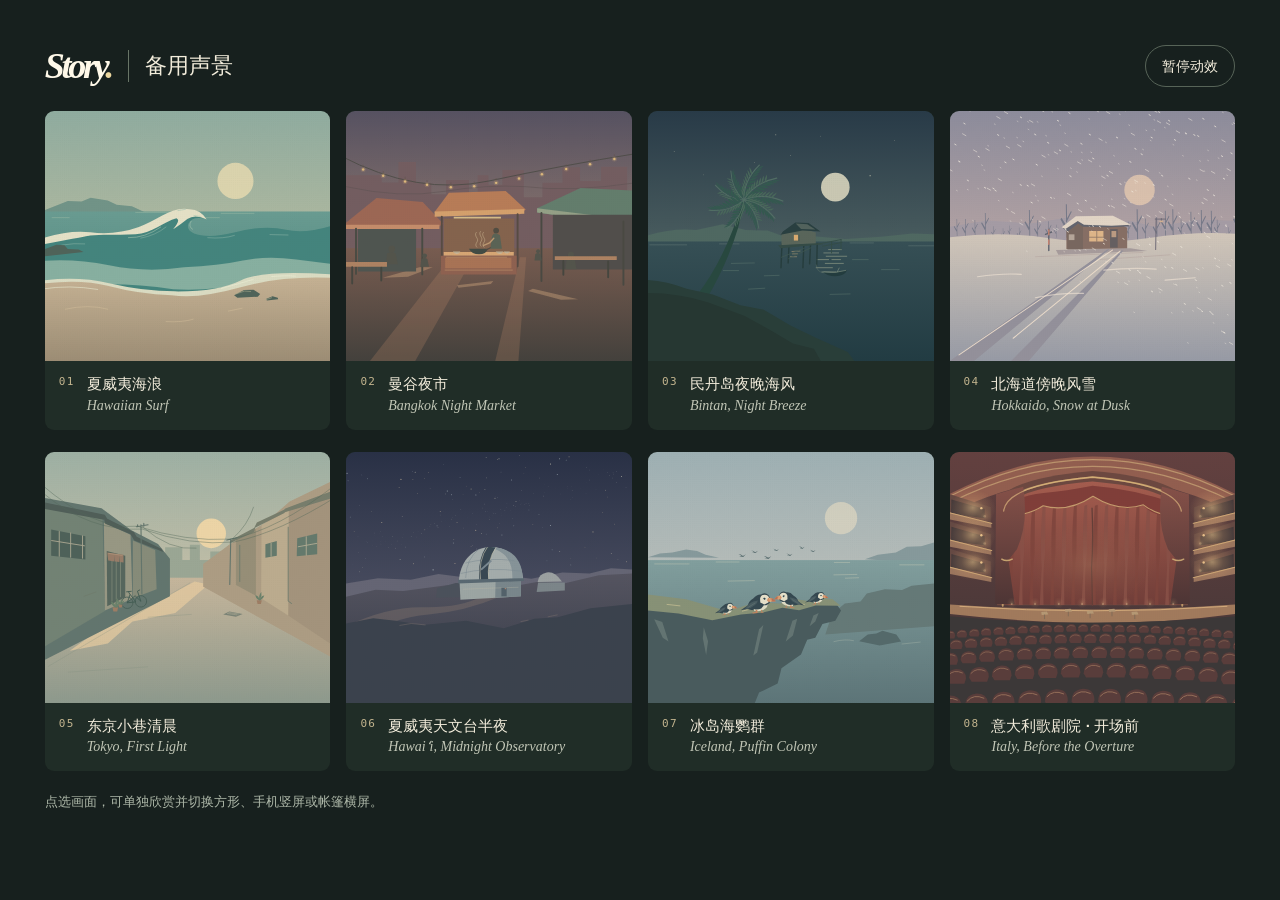
<file: ArtworkReserve/index.html>
<!doctype html>
<html lang="zh-Hans">
<head>
<meta charset="utf-8">
<meta name="viewport" content="width=device-width,initial-scale=1,viewport-fit=cover">
<title>备用声景 · Story.</title>
<style>
:root { color-scheme:dark; font:16px/1.45 -apple-system,BlinkMacSystemFont,"Helvetica Neue",sans-serif; color:#f2ecdb; background:#17201e }
* { box-sizing:border-box }
body { margin:0; padding:clamp(18px,3.5vw,52px); max-width:1600px; margin-inline:auto }
header,.tools,.dialog-bar,.controls,.caption { display:flex; align-items:center; gap:12px }
header { justify-content:space-between; flex-wrap:wrap; margin-bottom:24px }
h1,h2,p { margin:0 }
h1,h2 { font-size:clamp(17px,2vw,22px); font-weight:530 }
.brand { font:italic bold 36px/.95 Georgia,serif; letter-spacing:-.09em; color:#fff9e9 }
.brand i { color:#ecd79f }
header h1 { border-left:1px solid #687567; padding-left:16px; margin-left:5px }
button { font:inherit; color:inherit; cursor:pointer; background:transparent; border:0 }
button:focus-visible { outline:2px solid #dfc68f; outline-offset:3px }
.action { border:1px solid #576458; border-radius:100px; padding:8px 16px; font-size:14px; min-height:42px }
.action[aria-pressed=true] { color:#1e2c25; background:#d5d7bd; border-color:transparent }
button:disabled { cursor:default; opacity:.65 }
main { display:grid; grid-template-columns:repeat(4,minmax(0,1fr)); gap:22px 16px }
.card { display:block; padding:0; width:100%; text-align:left; background:#202d27; border-radius:9px; overflow:hidden }
.card img { display:block; width:100%; aspect-ratio:1.14; object-fit:cover; object-position:center 36% }
.caption { padding:12px 14px 14px; align-items:flex-start }
.index { font:11px/1.65 ui-monospace,Menlo,monospace; letter-spacing:.12em; color:#c2b48e }
.name { display:block; font-size:15px; font-weight:550 }
.en { display:block; color:#c1c6b6; font:italic 14px/1.5 Georgia,serif }
.note { margin-top:22px; color:#aeb8a9; font-size:13px }
dialog { width:min(94vw,850px); max-height:96dvh; overflow:auto; padding:clamp(13px,2vw,24px); border:1px solid #4e5c50; border-radius:14px; color:inherit; background:#19241f }
dialog::backdrop { background:#080f0ddc }
.dialog-bar { justify-content:space-between; margin-bottom:13px }
.frame { --ratio:1; --height:min(57vh,580px); width:min(100%,calc(var(--height) * var(--ratio))); aspect-ratio:var(--ratio); margin:auto; overflow:hidden; border-radius:5px }
.frame img { width:100%; height:100%; object-fit:cover; object-position:center 36%; display:block }
.controls { margin:14px 0 8px; justify-content:center; flex-wrap:wrap; gap:6px }
.controls .action { padding:6px 12px }
.description { text-align:center; font-size:14px; color:#d1d5c4 }
@media(max-width:1000px) { main { grid-template-columns:repeat(2,minmax(0,1fr)) } }
@media(max-width:490px) { main { gap:12px 8px } .caption { padding:9px 8px; gap:5px } .name {font-size:13px} .en,.index {font-size:10px} header h1 {font-size:16px;padding-left:9px} .brand{font-size:30px} header { gap:8px } }
</style>
</head>
<body>
<header><div class="tools"><span class="brand" lang="en">Story<i>.</i></span><h1>备用声景</h1></div><button class="action" id="motion">暂停动效</button></header>
<main aria-label="八幅动态插画"></main>
<p class="note">点选画面，可单独欣赏并切换方形、手机竖屏或帐篷横屏。</p>
<dialog aria-labelledby="scene-title">
  <div class="dialog-bar"><div><h2 id="scene-title"></h2><span class="en" lang="en" id="scene-en"></span></div><button class="action" id="close">关闭</button></div>
  <div class="frame"><img id="detail" alt=""></div>
  <div class="controls" aria-label="预览画幅">
    <button class="action" data-ratio="1" aria-pressed="true">原画</button>
    <button class="action" data-ratio=".46" aria-pressed="false">手机竖屏</button>
    <button class="action" data-ratio="1.455" aria-pressed="false">帐篷横屏</button>
  </div>
  <p class="description"></p>
</dialog>
<script>
const scenes = [
  ['01-hawaii-surf', '夏威夷海浪', 'Hawaiian Surf', '浪峰向前翻卷，近岸的白沫在沙滩上缓缓进退。'],
  ['02-bangkok-night-market', '曼谷夜市', 'Bangkok Night Market', '棚下的锅沿浮起几缕蒸汽，巷子上方的一串灯泡泛着暖光。'],
  ['03-bintan-night-breeze', '民丹岛夜晚海风', 'Bintan, Night Breeze', '棕榈叶被风轻轻托起，高脚渔屋旁的小船随着月光倒影微微晃动。'],
  ['04-hokkaido-evening-snow', '北海道傍晚风雪', 'Hokkaido, Snow at Dusk', '不同远近的雪斜掠过站舍，积雪遮住了通往暖窗的铁轨。'],
  ['05-tokyo-morning-lane', '东京小巷清晨', 'Tokyo, First Light', '门口的暖帘轻摆，第一束日光顺着空巷缓慢挪动。'],
  ['06-hawaii-midnight-observatory', '夏威夷天文台半夜', 'Hawaiʻi, Midnight Observatory', '山脊上方的星野悄然转动，圆顶的观测缝缓缓跟随。'],
  ['07-iceland-puffin-colony', '冰岛海鹦群', 'Iceland, Puffin Colony', '崖边的海鹦偶尔转头，一小群同伴低低掠过海面。'],
  ['08-italy-before-the-overture', '意大利歌剧院 · 开场前', 'Italy, Before the Overture', '丝绒幕仍垂着。两侧包厢的灯渐暗，舞台脚灯慢慢亮起。']
];
const gallery = document.querySelector('main');
const dialog = document.querySelector('dialog');
const detail = document.querySelector('#detail');
const motion = document.querySelector('#motion');
const preference = matchMedia('(prefers-reduced-motion: reduce)');
let paused = false;
let current = 0;
const cards = scenes.map(([file, zh, en], index) => {
  const button = document.createElement('button');
  button.className = 'card';
  button.innerHTML = '<img alt=""><span class="caption"><span class="index"></span><span><span class="name"></span><span lang="en" class="en"></span></span></span>';
  button.querySelector('.index').textContent = String(index + 1).padStart(2,'0');
  button.querySelector('.name').textContent = zh;
  button.querySelector('.en').textContent = en;
  button.addEventListener('click', () => {
    current = index;
    document.querySelector('#scene-title').textContent = zh;
    document.querySelector('#scene-en').textContent = en;
    document.querySelector('.description').textContent = scenes[index][3];
    dialog.showModal();
    refresh();
  });
  gallery.append(button);
  return button.querySelector('img');
});
function refresh() {
  const animate = !paused && !preference.matches && !document.hidden;
  cards.forEach((img, i) => {
    const src = scenes[i][0] + '.svg' + (animate && !dialog.open ? '#ambient' : '');
    if (img.getAttribute('src') !== src) img.src = src;
  });
  if (dialog.open) detail.src = scenes[current][0] + '.svg' + (animate ? '#ambient' : '');
  else detail.removeAttribute('src');
  motion.disabled = preference.matches;
  motion.textContent = preference.matches ? '已减弱动态效果' : paused ? '播放动效' : '暂停动效';
}
motion.onclick = () => { paused = !paused; refresh(); };
document.querySelector('#close').onclick = () => dialog.close();
dialog.addEventListener('close', refresh);
for (const button of document.querySelectorAll('[data-ratio]')) {
  button.onclick = () => {
    document.querySelector('.frame').style.setProperty('--ratio', button.dataset.ratio);
    document.querySelectorAll('[data-ratio]').forEach(b => b.setAttribute('aria-pressed', String(b === button)));
  };
}
preference.addEventListener('change', refresh);
document.addEventListener('visibilitychange', refresh);
refresh();
</script>
</body></html>
</file>
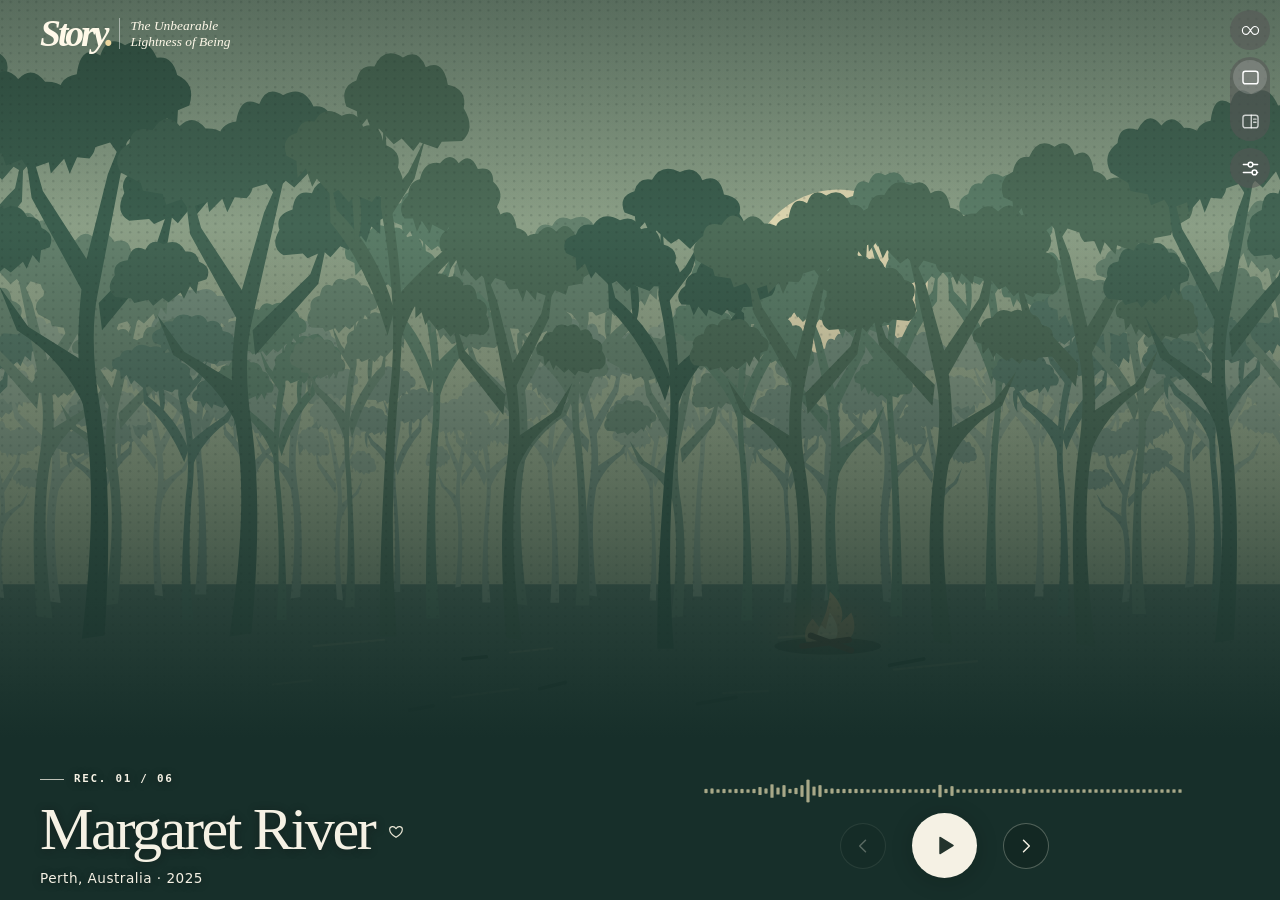
<file: Resources/index.html>
<!doctype html>
<html lang="en">
<head>
  <meta charset="utf-8">
  <meta name="viewport" content="width=device-width, initial-scale=1, viewport-fit=cover">
  <meta name="theme-color" content="#17221e">
  <title>Story · Field recordings</title>
  <link rel="icon" href="icon.png">
  <link rel="stylesheet" href="player.css">
  <script defer src="player.js"></script>
</head>
<body>
  <svg class="symbols" xmlns="http://www.w3.org/2000/svg" aria-hidden="true">
    <symbol id="play" viewBox="0 0 24 24"><path fill="currentColor" stroke="none" d="M7 4.6q0-1.6 1.4-.8l12 7.4q1.3.8 0 1.6l-12 7.4q-1.4.8-1.4-.8z"/></symbol>
    <symbol id="pause" viewBox="0 0 24 24"><path stroke-width="4" d="M8 5v14m8-14v14"/></symbol>
    <symbol id="left" viewBox="0 0 24 24"><path d="m15 5-7 7 7 7"/></symbol>
    <symbol id="right" viewBox="0 0 24 24"><path d="m9 5 7 7-7 7"/></symbol>
    <symbol id="library" viewBox="0 0 24 24"><path d="M4 5v14m5-14v14m4-14 5 14"/></symbol>
    <symbol id="controls" viewBox="0 0 24 24"><path d="M3 7h6m6 0h6M3 17h11m6 0h1"/><circle cx="12" cy="7" r="3"/><circle cx="17" cy="17" r="3"/></symbol>
    <symbol id="solo" viewBox="0 0 24 24"><rect x="2.5" y="4" width="19" height="16" rx="3"/></symbol>
    <symbol id="split" viewBox="0 0 24 24"><rect x="2.5" y="4" width="19" height="16" rx="3"/><path d="M13 4v16m3-11h3m-3 4h3"/></symbol>
    <symbol id="list" viewBox="0 0 24 24"><path d="M8 6h12M8 12h12M8 18h12M4 6h.1M4 12h.1M4 18h.1"/></symbol>
    <symbol id="stack" viewBox="0 0 24 24"><rect x="4" y="2.5" width="16" height="19" rx="3"/><path d="M4 12h16m-12 3h8m-8 3h5"/></symbol>
    <symbol id="heart" viewBox="0 0 24 24"><path d="M12 20S2.5 14.2 2.5 8.2C2.5 3.6 9 2 12 7c3-5 9.5-3.4 9.5 1.2C21.5 14.2 12 20 12 20z"/></symbol>
    <symbol id="loop" viewBox="0 0 24 24"><path d="M12 12C9 7 7.6 6 5.7 6a6 6 0 0 0 0 12c2.2 0 4.1-2.5 6.3-6s4.1-6 6.3-6a6 6 0 0 1 0 12c-1.9 0-3.3-1-6.3-6z" transform="translate(2 2) scale(.83)"/></symbol>
    <symbol id="close" viewBox="0 0 24 24"><path d="m6 6 12 12M18 6 6 18"/></symbol>
  </svg>
  <main id="desk">
    <section id="player" aria-labelledby="title">
      <div class="landscape" aria-hidden="true"></div>
      <div class="player-scroll">
        <header class="mast">
          <span class="brand" lang="en">Story<span>.</span></span>
          <span class="imprint" lang="en">The Unbearable<br> Lightness of Being</span>
          <button id="open-library" class="glass" aria-controls="archive"><svg><use href="#library"/></svg><span data-label="library"></span></button>
        </header>
        <div class="listening">
          <div class="caption">
            <div class="eyebrow"><span class="line"></span><span id="number"></span></div>
            <div class="title-line"><h1 id="title"></h1><button id="favorite" aria-pressed="false"><svg aria-hidden="true"><use href="#heart"/></svg></button></div>
            <p id="location"></p>
          </div>
          <div class="deck">
            <svg id="wave" viewBox="0 0 240 52" preserveAspectRatio="none" aria-hidden="true"></svg>
            <div class="transport">
              <button id="previous" class="round ghost"><svg><use href="#left"/></svg></button>
              <button id="toggle" class="round primary"><svg><use href="#play"/></svg></button>
              <button id="next" class="round ghost"><svg><use href="#right"/></svg></button>
            </div>
          </div>
        </div>
        <div role="alert" id="error" hidden></div>
      </div>
    </section>
    <aside id="archive" aria-labelledby="archive-title">
      <div class="archive-head">
        <div class="eyebrow" lang="en">FIELD INDEX <span class="line"></span></div>
        <h2 id="archive-title" data-label="library"></h2>
        <button class="round ghost" id="close-library"><svg><use href="#close"/></svg></button>
      </div>
      <nav class="recordings"></nav>
      <footer class="support-links">
        <button class="write-link" data-support="thought" data-label="write"></button>
        <div class="secondary-links"><button data-support="problem" data-label="report"></button><button data-support="help" data-label="help"></button><button data-about data-label="about"></button><button id="library-privacy" data-label="privacy"></button></div>
      </footer>
    </aside>
    <div class="status-tools">
      <button id="mode" data-minutes="0">
        <svg class="loop-symbol" aria-hidden="true"><use href="#loop"/></svg>
        <span aria-hidden="true"></span>
      </button>
      <div class="view-picker" role="group" aria-label="Player layout">
        <button id="view-solo" aria-pressed="true"><svg><use href="#solo"/></svg></button>
        <button id="view-split" aria-pressed="false"><svg aria-hidden="true"><use class="split-horizontal" href="#split"/><use class="split-vertical" href="#stack"/><use class="cover-list" href="#list"/></svg></button>
      </div>
      <button id="open-settings" aria-haspopup="dialog"><svg><use href="#controls"/></svg></button>
    </div>
  </main>
  <dialog id="settings" aria-labelledby="settings-title">
    <header><h2 id="settings-title" data-label="settings"></h2><button id="close-settings" class="round ghost"><svg><use href="#close"/></svg></button></header>
    <fieldset><legend data-label="language"></legend>
      <label><input type="radio" name="language" value="en"> <span lang="en">English</span></label>
      <label><input type="radio" name="language" value="zh"> <span lang="zh-Hans">简体中文</span></label>
    </fieldset>
    <footer class="support-links">
      <button class="write-link" data-support="thought" data-label="write"></button>
      <div class="secondary-links"><button data-support="problem" data-label="report"></button><button data-support="help" data-label="help"></button><button data-about data-label="about"></button><button id="privacy" data-label="privacy"></button></div>
    </footer>
  </dialog>
  <dialog id="support" aria-labelledby="support-title"><header><strong id="support-title" data-label="support"></strong><button id="close-support" class="round ghost"><svg><use href="#close"/></svg></button></header><iframe title="Help & feedback"></iframe></dialog>
  <dialog id="about" aria-labelledby="about-title"><header><strong id="about-title" data-label="about"></strong><button id="close-about" class="round ghost"><svg><use href="#close"/></svg></button></header><iframe title="About Story"></iframe></dialog>
  <dialog id="policy" aria-labelledby="policy-title"><header><strong id="policy-title" data-label="privacy"></strong><button id="close-policy" class="round ghost"><svg><use href="#close"/></svg></button></header><iframe title="Privacy policy"></iframe></dialog>
</body>
</html>
</file>
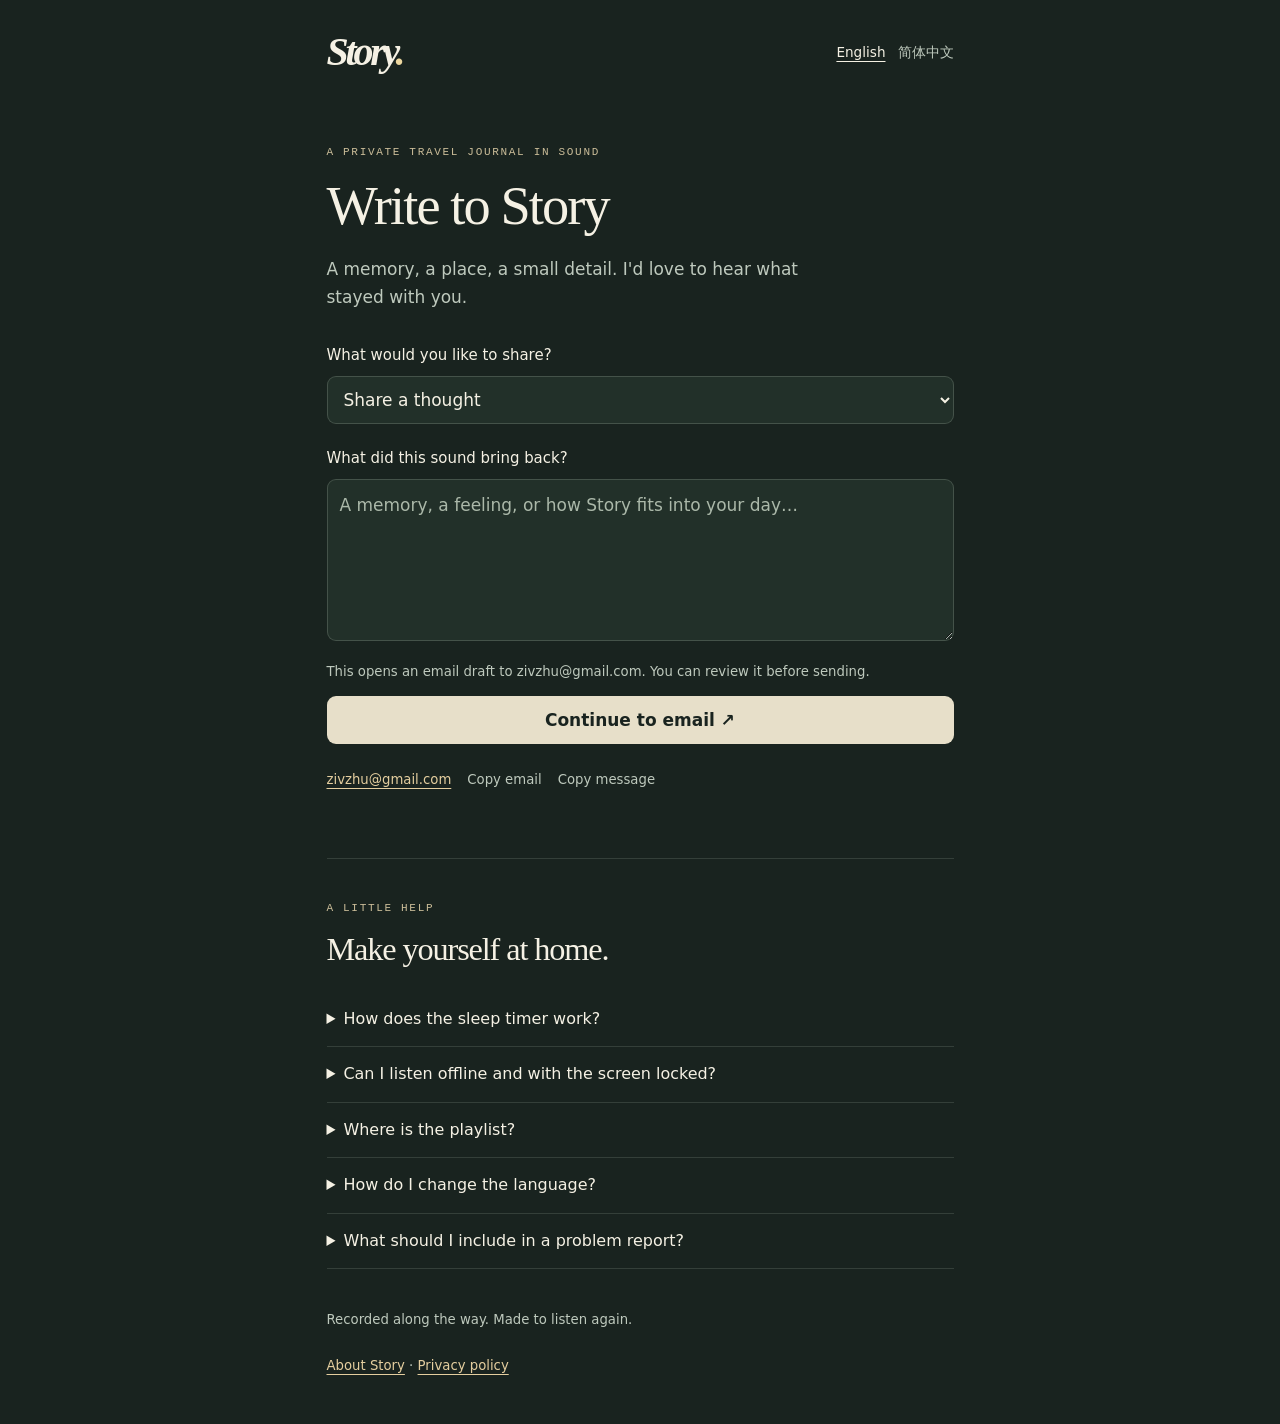
<file: AppStore/website/index.html>
<!doctype html>
<html lang="en">
<head>
  <meta charset="utf-8">
  <meta name="viewport" content="width=device-width, initial-scale=1, viewport-fit=cover">
  <meta name="description" content="Write to Story, suggest a sound, or get help with your private travel journal in sound.">
  <meta name="theme-color" content="#19231f">
  <link rel="canonical" href="https://zhuhong.me/story/">
  <title>Story · Help & Feedback</title>
  <link rel="stylesheet" href="support.css">
  <script defer src="support.js"></script>
</head>
<body>
  <header class="site-header"><span class="brand" lang="en">Story<span>.</span></span><nav aria-label="Language"><a href="#en" lang="en">English</a><a href="#zh" lang="zh-Hans">简体中文</a></nav></header>
  <main>
    <section class="letter" aria-labelledby="letter-title">
      <p class="eyebrow" data-copy="eyebrow">A PRIVATE TRAVEL JOURNAL IN SOUND</p>
      <h1 id="letter-title" data-copy="title">Write to Story</h1>
      <p class="intro" data-copy="intro">A memory, a place, a small detail. I'd love to hear what stayed with you.</p>
      <form id="letter-form">
        <label for="topic" data-copy="topic">What would you like to share?</label>
        <select id="topic" name="topic"><option value="thought" data-copy="thought">Share a thought</option><option value="sound" data-copy="sound">Suggest a sound</option><option value="problem" data-copy="problem">Report a problem</option></select>
        <label id="message-label" for="message">What did this sound bring back?</label>
        <textarea id="message" name="message" rows="5" maxlength="4000" required></textarea>
        <div id="problem-details" hidden>
          <label class="include"><input type="checkbox" id="include-details" checked><span data-copy="include">Include details to help me investigate</span></label>
          <div id="details-fields"><label class="small-label" for="details" data-copy="details">Recording and device details · optional, editable</label><textarea id="details" rows="5" maxlength="2000" spellcheck="false"></textarea></div>
        </div>
        <p class="note" data-copy="note">This opens an email draft to zivzhu@gmail.com. You can review it before sending.</p>
        <button class="compose" type="submit" data-copy="compose">Continue to email <span aria-hidden="true">↗</span></button>
        <p id="mail-status" class="status" role="status" aria-live="polite"></p>
        <div class="fallback"><a id="email" href="mailto:zivzhu@gmail.com">zivzhu@gmail.com</a><button type="button" id="copy-email" data-copy="copyEmail">Copy email</button><button type="button" id="copy-message" data-copy="copyMessage">Copy message</button></div>
      </form>
    </section>
    <section class="help" aria-labelledby="help-title">
      <p class="eyebrow" data-copy="helpEyebrow">A LITTLE HELP</p><h2 id="help-title" tabindex="-1" data-copy="helpTitle">Make yourself at home.</h2>
      <details><summary data-copy="timerQ">How does the sleep timer work?</summary><p data-copy="timerA">Tap the timer to choose looping, 25, 45 or 60 minutes. Pausing holds the time left; resuming continues the countdown. Changing recordings keeps that time. The last ten seconds fade out gently. Choosing a different duration starts a fresh timer.</p></details>
      <details><summary data-copy="offlineQ">Can I listen offline and with the screen locked?</summary><p data-copy="offlineA">All six recordings and their scenes are included in Story. Start a recording, then lock your screen. The system playback controls let you pause and resume. Calls or disconnecting headphones may pause playback.</p></details>
      <details><summary data-copy="layoutQ">Where is the playlist?</summary><p data-copy="layoutA">On a regular iPhone, use the small playlist button in the side column. On Duo's portrait cover, use the lower half of the layout switch. Unfold Duo to choose the full player or a split view. Portrait and tabletop layouts place the playlist below the scene. Tent mode keeps just the listening controls.</p></details>
      <details><summary data-copy="languageQ">How do I change the language?</summary><p data-copy="languageA">Open Settings to choose English or Simplified Chinese. On Duo, unfold the phone to reach Settings. Help and feedback are also at the bottom of the playlist.</p></details>
      <details><summary data-copy="issueQ">What should I include in a problem report?</summary><p data-copy="issueA">Tell me what you did, what happened and which recording was playing. Mention whether you used headphones or the speaker, and whether the phone was locked or folded. You can add a screenshot in your email app. If no mail app opens, copy the address and message into your preferred email service.</p></details>
    </section>
  </main>
  <footer><p data-copy="footer">Recorded along the way. Made to listen again.</p><a id="about-link" href="about.html#en" data-copy="about">About Story</a> · <a id="privacy-link" href="privacy.html#en" data-copy="privacy">Privacy policy</a><p class="app-only"><a id="website-link" href="https://zhuhong.me/story/#en" target="_blank" rel="noopener noreferrer" data-copy="website">Open support website ↗</a></p></footer>
  <noscript><p>For help, email <a href="mailto:zivzhu@gmail.com">zivzhu@gmail.com</a>. 如需帮助，请发送邮件至同一地址。</p></noscript>
</body>
</html>
</file>
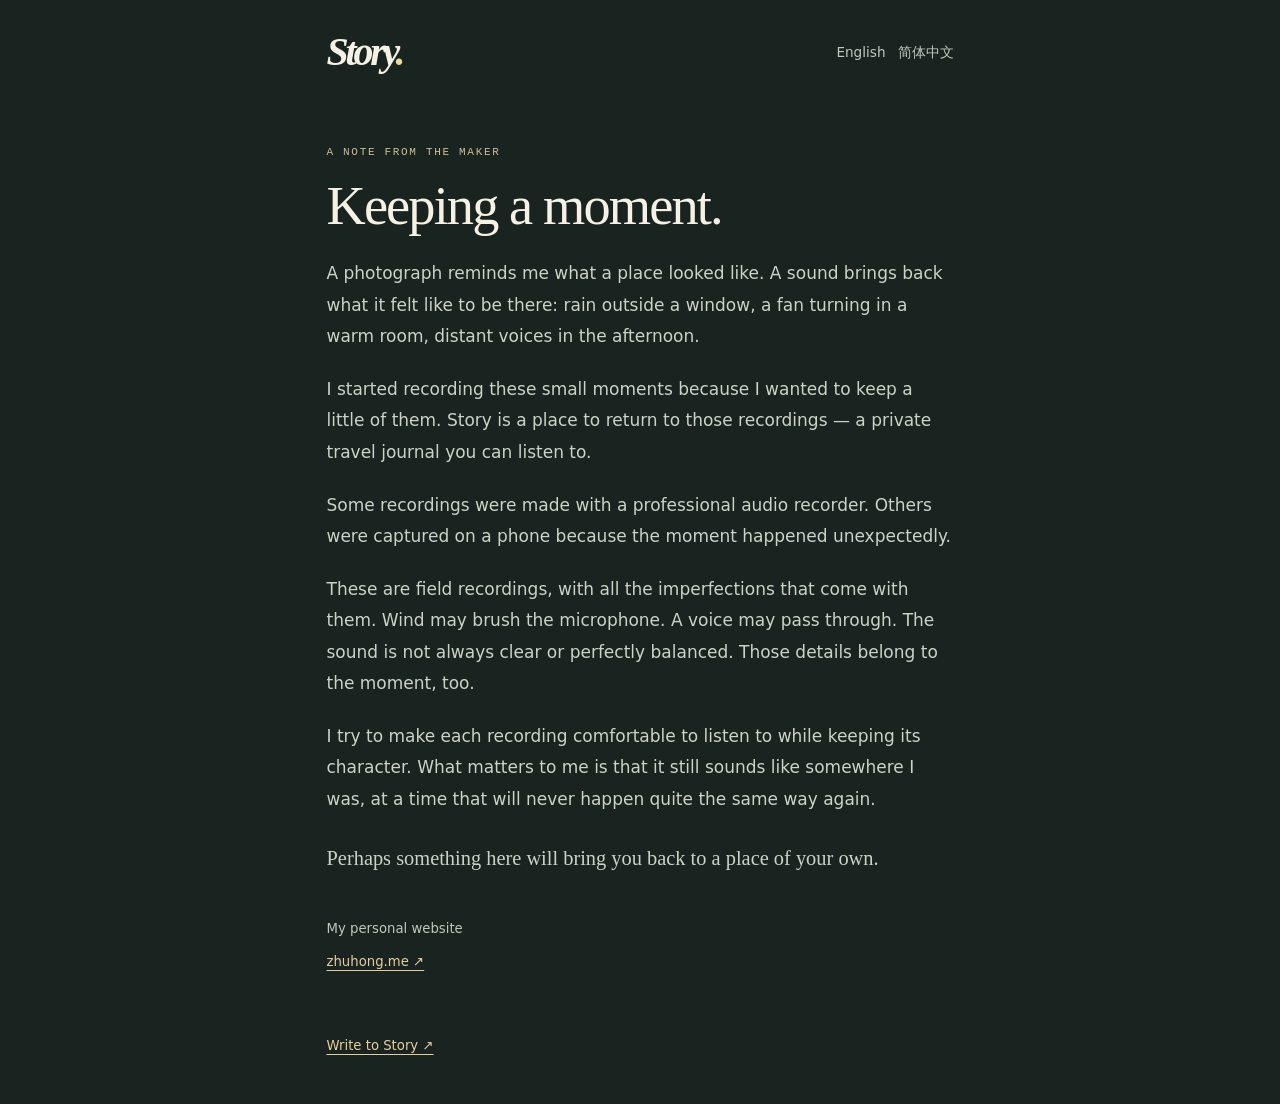
<file: Resources/about.html>
<!doctype html>
<html lang="en">
<head>
  <meta charset="utf-8">
  <meta name="viewport" content="width=device-width, initial-scale=1, viewport-fit=cover">
  <meta name="description" content="Why I made Story: a private travel journal in sound, with the small imperfections of real life.">
  <title>About Story</title>
  <link rel="canonical" href="https://zhuhong.me/story/about.html">
  <link rel="stylesheet" href="support.css">
  <style>
    html[lang=en] article[lang=zh-Hans], html[lang=zh-Hans] article[lang=en] { display: none; }
    article p:not(.eyebrow) { color: #cbd3c7; line-height: 1.85; margin: 1.25em 0; }
    article .closing { font-family: Georgia, 'Songti SC', serif; font-size: 1.2rem; color: #f5f1e4; }
    html[data-embedded] .site-only { display: none; }
  </style>
  <script>
    function language() {
      const zh = location.hash === '#zh';
      document.documentElement.lang = zh ? 'zh-Hans' : 'en';
      document.title = zh ? '关于 Story' : 'About Story';
      document.documentElement.toggleAttribute('data-embedded', new URLSearchParams(location.search).get('embedded') === '1');
    }
    language(); window.addEventListener('hashchange', language);
  </script>
</head>
<body>
  <header class="site-header"><span class="brand" lang="en">Story<span>.</span></span><nav aria-label="Language"><a href="#en" lang="en">English</a><a href="#zh" lang="zh-Hans">简体中文</a></nav></header>
  <main>
    <article lang="en">
      <p class="eyebrow">A NOTE FROM THE MAKER</p>
      <h1>Keeping a moment.</h1>
      <p>A photograph reminds me what a place looked like. A sound brings back what it felt like to be there: rain outside a window, a fan turning in a warm room, distant voices in the afternoon.</p>
      <p>I started recording these small moments because I wanted to keep a little of them. Story is a place to return to those recordings — a private travel journal you can listen to.</p>
      <p>Some recordings were made with a professional audio recorder. Others were captured on a phone because the moment happened unexpectedly.</p>
      <p>These are field recordings, with all the imperfections that come with them. Wind may brush the microphone. A voice may pass through. The sound is not always clear or perfectly balanced. Those details belong to the moment, too.</p>
      <p>I try to make each recording comfortable to listen to while keeping its character. What matters to me is that it still sounds like somewhere I was, at a time that will never happen quite the same way again.</p>
      <p class="closing">Perhaps something here will bring you back to a place of your own.</p>
      <footer><span>My personal website</span><br><a href="https://zhuhong.me/" target="_blank" rel="noopener noreferrer">zhuhong.me ↗</a><p class="app-only"><a href="https://zhuhong.me/story/about.html#en" target="_blank" rel="noopener noreferrer">Read on my website ↗</a></p></footer>
      <footer class="site-only"><a href="index.html#en">Write to Story ↗</a></footer>
    </article>
    <article lang="zh-Hans">
      <p class="eyebrow">写在前面</p>
      <h1>把那一刻留下来</h1>
      <p>照片让我记起一个地方的样子，声音却常常让我想起，身处那里是什么感觉。窗外的雨，闷热房间里转动的风扇，午后远处的人声。</p>
      <p>我开始录下这些小小的片刻，是想留住其中的一点什么。后来做了 Story，让自己可以随时回到这些声音里。它是一本可以听的私人旅行手记。</p>
      <p>这里有些声音是用专业录音机录的，而有些则因为事发突然而仅仅是用手机录制的。</p>
      <p>这些录音并不完美。风可能擦过麦克风，偶尔有人声走近，声音也未必总是清晰、均衡。它们来自真实的现场，那些不够漂亮的细节，同样属于那一刻。</p>
      <p>我会尽量把录音处理得适合慢慢听，同时留下它原有的样子。对我来说，珍贵的是它确实发生过：在某个地方，某一段不会原样重来的时间里。</p>
      <p class="closing">也许，这里的一段声音，也会把你带回自己的某个地方。</p>
      <footer><span>我的个人网站</span><br><a href="https://zhuhong.me/" target="_blank" rel="noopener noreferrer">zhuhong.me ↗</a><p class="app-only"><a href="https://zhuhong.me/story/about.html#zh" target="_blank" rel="noopener noreferrer">在网站上查看 ↗</a></p></footer>
      <footer class="site-only"><a href="index.html#zh">写给 Story ↗</a></footer>
    </article>
  </main>
</body>
</html>
</file>
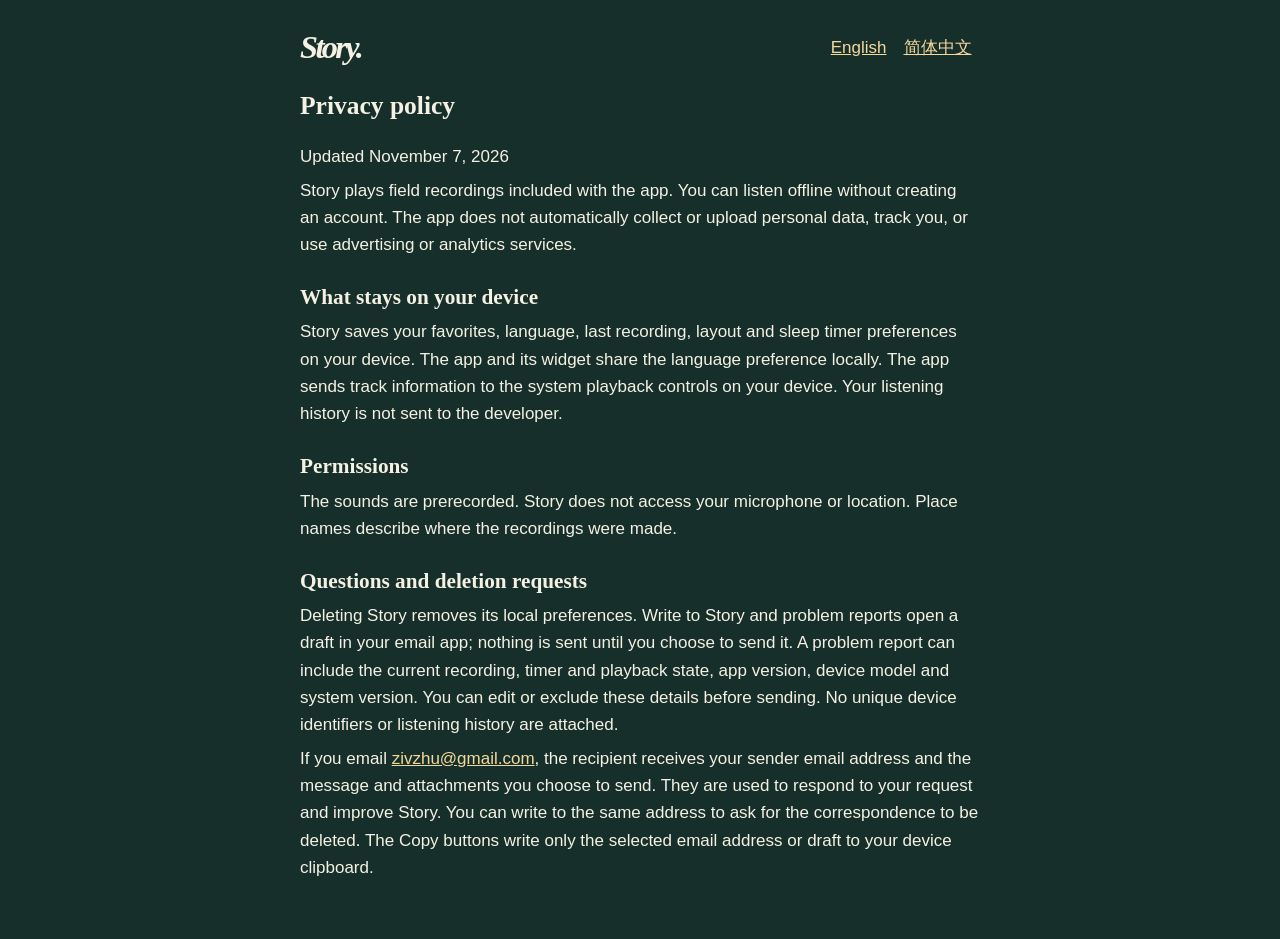
<file: Resources/privacy.html>
<!doctype html>
<html lang="en">
<head>
  <meta charset="utf-8">
  <meta name="viewport" content="width=device-width, initial-scale=1, viewport-fit=cover">
  <title>Privacy Policy · Story</title>
  <link rel="canonical" href="https://zhuhong.me/story/privacy.html">
  <style>
    :root { color-scheme: dark; font: 17px/1.6 -apple-system, BlinkMacSystemFont, sans-serif; color: #f5f1e4; background: #172f2a; }
    body { max-width: 40rem; margin: auto; padding: 1.5rem clamp(1rem, 5vw, 3rem) 3rem; }
    header { display: flex; gap: 1em; justify-content: space-between; align-items: center; }
    .brand { font: italic bold 1.9rem Georgia, serif; letter-spacing: -.08em; }
    h1, h2 { font-family: Georgia, "Songti SC", serif; line-height: 1.2; }
    h2 { font-size: 1.25rem; margin: 1.6rem 0 .45rem; }
    p { margin: .4rem 0; } a { color: #f4d99d; }
    nav a { display: inline-block; padding: .5em; }
    html[lang=en] article[lang=zh-Hans], html[lang=zh-Hans] article[lang=en] { display: none; }
    html:not([data-embedded]) .app-only { display: none; }
    footer { margin-top: 2rem; }
  </style>
  <script>
    function setLanguage() {
      const zh = location.hash === '#zh';
      document.documentElement.lang = zh ? 'zh-Hans' : 'en';
      document.documentElement.toggleAttribute('data-embedded', new URLSearchParams(location.search).get('embedded') === '1');
      const link = document.getElementById('website-link');
      if (link) { link.href = 'https://zhuhong.me/story/privacy.html#' + (zh ? 'zh' : 'en'); link.textContent = zh ? '在网站上查看 ↗' : 'Read on my website ↗'; }
    }
    setLanguage();
    document.addEventListener('DOMContentLoaded', setLanguage);
    window.addEventListener('hashchange', setLanguage);
  </script>
</head>
<body>
  <header><span class="brand" lang="en">Story.</span><nav aria-label="Language"><a lang="en" href="#en">English</a><a lang="zh-Hans" href="#zh">简体中文</a></nav></header>
  <article lang="en">
    <h1>Privacy policy</h1>
    <p>Updated November 7, 2026</p>
    <p>Story plays field recordings included with the app. You can listen offline without creating an account. The app does not automatically collect or upload personal data, track you, or use advertising or analytics services.</p>
    <h2>What stays on your device</h2>
    <p>Story saves your favorites, language, last recording, layout and sleep timer preferences on your device. The app and its widget share the language preference locally. The app sends track information to the system playback controls on your device. Your listening history is not sent to the developer.</p>
    <h2>Permissions</h2>
    <p>The sounds are prerecorded. Story does not access your microphone or location. Place names describe where the recordings were made.</p>
    <h2>Questions and deletion requests</h2>
    <p>Deleting Story removes its local preferences. Write to Story and problem reports open a draft in your email app; nothing is sent until you choose to send it. A problem report can include the current recording, timer and playback state, app version, device model and system version. You can edit or exclude these details before sending. No unique device identifiers or listening history are attached.</p>
    <p>If you email <a href="mailto:zivzhu@gmail.com">zivzhu@gmail.com</a>, the recipient receives your sender email address and the message and attachments you choose to send. They are used to respond to your request and improve Story. You can write to the same address to ask for the correspondence to be deleted. The Copy buttons write only the selected email address or draft to your device clipboard.</p>
  </article>
  <article lang="zh-Hans">
    <h1>隐私声明</h1>
    <p>更新于 2026 年 11 月 7 日</p>
    <p>Story 播放随 App 提供的实地录音，无需注册，可离线收听。App 不会自动收集或上传个人数据，不跟踪用户，也没有接入广告或统计服务。</p>
    <h2>保存在设备上的信息</h2>
    <p>收藏、语言、上次选择的录音、布局和睡眠定时偏好都保存在设备上。App 与小组件在本机共享语言设置，并把当前录音的信息提供给本机的系统播放控件。开发者不会收到你的收听记录。</p>
    <h2>设备权限</h2>
    <p>所有声音均为预先录制。Story 不会访问麦克风或定位。界面里的地名是录音地点。</p>
    <h2>联系与删除</h2>
    <p>删除 Story 会移除本机偏好。「写给 Story」和问题反馈会打开邮件草稿，只有你选择发送后才会寄出。问题反馈可以包含当前录音、定时和播放状态、App 版本、设备型号及系统版本，你可以编辑或取消附带这些信息。不会附带设备唯一标识或收听历史。</p>
    <p>如果你主动发邮件到 <a href="mailto:zivzhu@gmail.com">zivzhu@gmail.com</a>，收件人会收到你的发件邮箱，以及你选择发送的内容和附件，用于回复请求和改进 Story。你也可以写信到同一地址要求删除来信。复制按钮只会将所选邮箱或草稿写入本机剪贴板。</p>
  </article>
  <footer class="app-only"><a id="website-link" href="https://zhuhong.me/story/privacy.html#en" target="_blank" rel="noopener noreferrer">Read on my website ↗</a></footer>
</body>
</html>
</file>
<file: Resources/player.css>
:root {
  color-scheme: dark;
  --ink: #172f2a;
  --paper: #f5f1e4;
  --muted: #b9c4b7;
  --top: env(safe-area-inset-top, 0px);
  --right: env(safe-area-inset-right, 0px);
  --bottom: env(safe-area-inset-bottom, 0px);
  --left: env(safe-area-inset-left, 0px);
  font: -apple-system-body;
  font-family: -apple-system, BlinkMacSystemFont, system-ui, sans-serif;
  background: var(--ink); color: var(--paper);
}
* { box-sizing: border-box; }
body, h1, h2, p { margin: 0; }
.symbols { position: absolute; width: 0; height: 0; overflow: hidden; }
button { font: inherit; color: inherit; border: 0; background: none; cursor: pointer; min-width: 44px; min-height: 44px; touch-action: manipulation; }
button:focus-visible, iframe:focus-visible { outline: 3px solid #e6c27f; outline-offset: -3px; }
button:disabled { opacity: .3; cursor: default; }
button svg { width: 20px; height: 20px; fill: none; stroke: currentColor; stroke-width: 1.7; stroke-linecap: round; stroke-linejoin: round; pointer-events: none; }
button { -webkit-tap-highlight-color: transparent; }
#desk { height: 100vh; height: 100dvh; display: grid; -webkit-user-select: none; user-select: none; -webkit-touch-callout: none; }
#player { min-width: 0; min-height: 0; position: relative; isolation: isolate; background: var(--ink); }
.landscape { --art: var(--still); position: absolute; inset: 0; z-index: -1; background: linear-gradient(180deg, #09161055, transparent 25%, #10181533 40%, var(--ink) 82%), var(--art) center 36% / cover no-repeat; }
.player-scroll, #archive { --gutter: clamp(20px, 4vw, 40px); padding: calc(var(--top) + 16px) calc(var(--right) + var(--gutter)) calc(var(--bottom) + 14px) calc(var(--left) + var(--gutter)); overflow-y: auto; overscroll-behavior: contain; }
.player-scroll { display: flex; flex-direction: column; height: 100%; }
.mast, .eyebrow, .transport, .glass, #policy header { display: flex; align-items: center; }
.mast { flex-wrap: wrap; gap: 8px; color: #fff9e9; }
.brand { font: italic 600 2.35rem/.95 Georgia, serif; letter-spacing: -.08em; }
.brand span { color: #ecd79f; }
.eyebrow, .tag, .sequence { font: 600 .68rem/1.35 ui-monospace, Menlo, monospace; letter-spacing: .12em; }
.imprint { padding-left: 10px; border-left: 1px solid #fff7; font: italic .84rem/1.16 Georgia, serif; }
.glass { gap: 6px; padding: 0 14px; border-radius: 99px; background: #152421b8; font-size: .85rem; }
#open-library { margin-left: auto; }
/* The rail shares the system status column; buttons keep a 44 pt hit area. */
/* Keep the visible faces slightly inside their touch targets. */
.status-tools { --rail-surface: rgba(87, 87, 87, .56); position: fixed; z-index: 2; top: var(--rail-top, calc(var(--top) + 8px)); right: var(--rail-right, max(8px, calc(var(--right) / 2 - 22px))); display: flex; flex-direction: column; align-items: center; width: 44px; color: #fff; gap: 3px; }
.status-tools button { position: relative; display: grid; place-items: center; width: 44px; height: 44px; padding: 0; border-radius: 50%; }
.status-tools > button::before, .view-picker::before { content: ""; position: absolute; inset: 2px; background: var(--rail-surface); border-radius: 22px; pointer-events: none; }
.status-tools svg, #mode span { position: relative; grid-area: 1 / 1; }
.status-tools svg { width: 19px; height: 19px; stroke-width: 1.8; }
#mode:not([data-minutes="0"]) .loop-symbol, #mode span:empty { display: none; }
#mode span { font: 650 .87rem/1 ui-monospace, Menlo, monospace; font-variant-numeric: tabular-nums; }
.view-picker { display: none; position: relative; }
.view-picker button { color: rgba(255, 255, 255, .72); }
.view-picker button[aria-pressed=true] { color: #fff; }
.view-picker button[aria-pressed=true]::before { content: ""; position: absolute; inset: 5px; border-radius: 50%; background: rgba(255, 255, 255, .17); pointer-events: none; }
:root { --content-left: var(--left); --content-right: max(var(--right), calc(var(--rail-right, 8px) + 48px)); }
:root[data-rail=left] { --content-left: max(var(--left), calc(var(--rail-left, 8px) + 48px)); --content-right: var(--right); }
:root[data-rail=left] .status-tools { left: var(--rail-left); right: auto; }
.player-scroll { padding-right: calc(var(--content-right) + var(--gutter)); padding-left: calc(var(--content-left) + var(--gutter)); }
#settings { max-width: 26rem; padding: 16px 20px; }
#settings header { display: flex; align-items: center; justify-content: space-between; }
#settings fieldset { margin: 20px 0 8px; border: 0; padding: 4px 0 8px; }
#settings legend { padding: 0; color: var(--muted); font-size: .85rem; }
#settings label { display: flex; gap: 8px; align-items: center; min-height: 44px; cursor: pointer; }
#settings input { accent-color: #bcd0b3; }
.support-links { margin-top: auto; padding-top: 16px; border-top: 1px solid #c5d6c126; flex-shrink: 0; }
#settings .support-links { margin-top: 20px; }
.write-link { display: block; padding: 4px 0; text-align: left; font-family: Georgia, 'Songti SC', serif; font-size: 1.13rem; }
.secondary-links { display: flex; flex-wrap: wrap; column-gap: 18px; }
.secondary-links button { color: var(--muted); font-size: .8rem; text-align: left; padding: 4px 0; }
@media (max-width: 509px) { .imprint { display: none; } }
.listening { margin-top: auto; padding-top: clamp(64px, 19vh, 210px); }
.caption { text-shadow: 0 1px 9px #1117; }
.eyebrow { gap: 10px; letter-spacing: .16em; }
.line { width: 24px; height: 1px; background: currentColor; opacity: .75; }
h1, h2, .row-name { font-family: 'Songti SC', 'STSong', 'Georgia', serif; font-weight: 500; }
.title-line { font-size: clamp(2.25rem, 7vw, 3.7rem); letter-spacing: -.04em; line-height: 1.12; margin: 8px 0; overflow-wrap: anywhere; text-wrap: balance; }
#location { font-size: .85rem; letter-spacing: .035em; }

.deck { margin-top: 19px; }
#wave { display: block; height: 24px; width: 100%; color: #e0d7ad; opacity: .72; }
.transport { justify-content: center; gap: clamp(12px, 4vw, 26px); padding: 10px 0 8px; }
.round { display: inline-grid; place-items: center; border-radius: 50%; width: 46px; height: 46px; flex-shrink: 0; }
.ghost { border: 1px solid #d7dfd050; background: #07100d33; }
.primary { width: 65px; height: 65px; background: var(--paper); color: #23332c; box-shadow: 0 3px 22px #09100c33; }
.primary.playing { background: rgba(233, 238, 226, .24); color: #fff; box-shadow: none; }
.primary svg { width: 25px; height: 25px; }
#favorite { display: inline-grid; place-items: center; vertical-align: middle; width: 44px; height: 44px; flex: none; padding: 0; color: #ede9d8; }
#favorite svg { width: 16px; height: 16px; }
.title-line { margin: 8px 0; }
.title-line h1 { display: inline; margin: 0; font-size: inherit; letter-spacing: inherit; line-height: inherit; text-wrap: wrap; }
#wave path { fill: none; stroke: currentColor; stroke-width: 1.6; stroke-linecap: round; transform-origin: center; }
@media (prefers-reduced-motion: no-preference) {
  #player:not([inert]) .landscape { --art: var(--ambient); }
  #wave.playing path { animation: wave-pulse var(--period) ease-in-out var(--phase) infinite alternate; }
}
@keyframes wave-pulse { from { transform: scaleY(.46); } to { transform: scaleY(1.18); } }
#favorite[aria-pressed=true] svg { fill: #f6d49b; stroke: #f6d49b; }
#error { padding: 8px; text-align: center; background: #502e22; border-radius: 6px; }
#archive { display: none; min-width: 0; min-height: 0; background: #19231f; color: var(--paper); flex-direction: column; }
#archive.open { display: flex; position: fixed; inset: 0; z-index: 3; }
.archive-head { position: relative; padding: 15px 48px 15px 0; }
.archive-head .eyebrow { color: #cabb91; }
h2 { margin-top: 6px; font-size: clamp(1.8rem, 3.5vw, 2.6rem); letter-spacing: -.04em; }
#close-library { position: absolute; right: 0; top: 10px; }
.recordings { margin-bottom: 10px; }
.tag { color: var(--muted); margin: 10px 0 6px; font-size: .69rem; }
.record { width: 100%; min-height: 60px; border-top: 1px solid #c5d6c126; display: grid; grid-template-columns: 45px 1fr auto; gap: 12px; align-items: center; padding: 9px 2px; text-align: left; }
.record[aria-current=true] .row-name { color: #f1d399; }
.thumb { height: 43px; width: 43px; border-radius: 6px; object-fit: cover; }
.row-name, .row-loc { display: block; }
.row-name { font-size: 1.04rem; line-height: 1.25; }
.row-loc { margin-top: 4px; font-size: .72rem; color: var(--muted); }
.sequence { letter-spacing: .05em; color: #a6b5a9; }
.record[aria-current=true] .sequence { color: #ecd295; }
dialog { color: var(--paper); border: 1px solid #66756a; border-radius: 16px; background: #19231f; padding: 0; width: min(35rem, calc(100% - var(--left) - var(--right) - 24px)); max-height: calc(100% - var(--top) - var(--bottom) - 24px); margin: auto; }
dialog::backdrop { background: #07100dc9; }
:is(#policy, #support, #about) header { display: flex; align-items: center; justify-content: space-between; padding: 6px 12px; gap: 12px; }
:is(#policy, #support, #about) iframe { display: block; width: 100%; height: min(70vh, 42rem); height: min(70dvh, 42rem); border: 0; background: #19231f; }
@media (min-width: 510px) and (max-height: 509px) {
  .player-scroll { padding-top: calc(var(--top) + 10px); }
  .listening { display: grid; grid-template-columns: minmax(0, 1.2fr) minmax(0, 1fr); gap: 24px; align-items: end; margin-top: auto; padding-top: 16px; padding-bottom: 0; }
  .landscape { background-image: linear-gradient(180deg, #14221b66, #101d1773 48%, var(--ink)), var(--art); }
  .landscape:is([data-recording=s1], [data-recording=s2], [data-recording=s3]) {
    background-position: center, center 56%;
  }
  .title-line { font-size: clamp(2.15rem, 5.7vw, 3.6rem); }
  .deck { margin-top: 0; }
  .primary { width: 72px; height: 72px; }
  .transport { gap: 8px; }
  #location { font-size: .94rem; }

}
@media (min-width: 600px) and (min-height: 510px) {
  #desk[data-view=split] { grid-template-columns: 1fr 1fr; }
  #desk[data-view=split] #archive { position: static; display: flex; padding-left: var(--gutter); padding-right: calc(var(--content-right) + var(--gutter)); background: linear-gradient(to right, var(--ink), #19231f 62%); }
  #open-library, #close-library { display: none; }
  .view-picker { display: flex; flex-direction: column; }
  #desk[data-view=split] .landscape { -webkit-mask-image: linear-gradient(to right, black 58%, transparent); mask-image: linear-gradient(to right, black 58%, transparent); }
  #desk[data-view=split] .player-scroll { padding-right: var(--gutter); }
  #desk[data-view=solo] .listening { display: grid; grid-template-columns: 1.25fr 1fr; align-items: end; gap: clamp(24px, 5vw, 80px); }
  .archive-head { padding-right: 0; }
  .title-line { font-size: clamp(2.25rem, 4.7vw, 4.1rem); }
}
@media (min-width: 600px) and (max-width: 849px) and (min-height: 510px) and (orientation: landscape) {
  #desk[data-view=split] .brand { font-size: 1.8rem; }
  #desk[data-view=split] .mast { gap: 4px; }
}

.split-vertical, .cover-list { display: none; }
@media (orientation: portrait) {
  .split-horizontal { display: none; }
  .split-vertical { display: inline; }
}

/* Flat portrait splits at the midpoint. Tabletop follows the actual hinge. */
#desk[data-stacked] { grid-template-columns: minmax(0, 1fr); grid-template-rows: minmax(0, 1fr) 0 minmax(0, 1fr); background: var(--ink); }
:root[data-tabletop] #desk[data-stacked] { grid-template-rows: var(--fold-start) calc(var(--fold-end) - var(--fold-start)) minmax(0, 1fr); }
#desk[data-stacked] #player { grid-row: 1; }
#desk[data-stacked] #archive { grid-row: 3; display: flex; position: static; padding: 12px calc(var(--content-right) + var(--gutter)) calc(var(--bottom) + 12px) calc(var(--content-left) + var(--gutter)); background: linear-gradient(var(--ink), #19231f 70%); }
#desk[data-stacked] .player-scroll { padding-bottom: 8px; padding-right: calc(var(--content-right) + var(--gutter)); }
#desk[data-stacked] .listening { display: grid; grid-template-columns: minmax(0, 1.25fr) minmax(0, 1fr); align-items: end; gap: 20px; padding-top: 8px; }
#desk[data-stacked] .landscape { -webkit-mask-image: none; mask-image: none; }
:root[data-tabletop] :is(.view-picker, #open-library, #close-library) { display: none; }
#desk[data-stacked] .deck { margin-top: 0; }
#desk[data-stacked] .archive-head { padding-top: 2px; }
@media (max-width: 509px) {
  #desk[data-stacked] .listening { display: block; }
}

:root[data-cover] :is(#open-library, #open-settings) { display: none; }
:root[data-cover=portrait] #close-library { display: none; }
:root[data-cover=portrait] .view-picker { display: flex; flex-direction: column; }
:root[data-cover=portrait] .split-vertical, :root[data-cover=portrait] .split-horizontal { display: none; }
:root[data-cover=portrait] .cover-list { display: inline; }
:root[data-cover=portrait] .status-tools { z-index: 4; }
:root[data-cover=portrait] #archive {
  padding-left: calc(var(--content-left) + var(--gutter));
  padding-right: calc(var(--content-right) + var(--gutter));
}

/* The compact landscape cover keeps its transport centered on the glass. */
:root[data-cover=tent] .caption { display: none; }
:root[data-cover=tent] .player-scroll { padding-inline: 0; }
:root[data-cover=tent] .mast {
  margin-left: calc(var(--content-left) + var(--gutter));
  margin-right: calc(var(--content-right) + var(--gutter));
}
:root[data-cover=tent] .listening {
  --side-clearance: max(var(--content-left), var(--content-right), var(--gutter));
  display: block;
  width: min(18rem, calc(100% - 2 * var(--side-clearance)));
  margin: auto auto 0;
  padding: 0;
  text-align: center;
}
:root[data-cover=tent] .imprint { display: block; }
:root[data-cover=tent] .deck { margin: 0; }
:root[data-cover=tent] .transport { padding: 6px 0 0; }

/* Center playback on the display, independent of the side rail and camera inset. */
#desk[data-phone-player] .player-scroll { padding-inline: 0; }
#desk[data-phone-player] :is(.mast, .caption) {
  margin-left: calc(var(--content-left) + var(--gutter));
  margin-right: calc(var(--content-right) + var(--gutter));
}
#desk[data-phone-player] .listening { display: block; }
@media (orientation: landscape) {
  #desk[data-phone-player] .caption { display: none; }
  #desk[data-phone-player] .status-tools { right: max(8px, var(--right)); }
}
#desk[data-phone-player] .deck {
  --clearance: max(var(--gutter), var(--left), var(--right));
  width: min(28rem, calc(100% - 2 * var(--clearance)));
  margin-inline: auto;
}
.status-tools > #open-library { margin: 0; background: transparent; }
.status-tools > #open-library span { display: none; }
</file>
<file: AppStore/website/support.css>
:root { color-scheme: dark; font: 17px/1.65 -apple-system, BlinkMacSystemFont, system-ui, sans-serif; background: #19231f; color: #f5f1e4; }
* { box-sizing: border-box; }
body { max-width: 43rem; margin: auto; padding: 30px clamp(20px, 6vw, 52px) 36px; }
button, input, select, textarea { font: inherit; }
button, a, select, summary { -webkit-tap-highlight-color: transparent; }
button, select, summary { cursor: pointer; }
a { color: #e4ce9f; text-underline-offset: 4px; }
button, a, summary, select, textarea, input { touch-action: manipulation; }
:focus-visible { outline: 2px solid #e4ce9f; outline-offset: 3px; }
.site-header { display: flex; align-items: center; justify-content: space-between; gap: 20px; margin-bottom: 70px; }
.brand { font: italic 600 2.35rem/.95 Georgia, serif; letter-spacing: -.08em; }.brand span { color: #ecd79f; }
nav { display: flex; flex-wrap: wrap; gap: 12px; }nav a { display: inline-flex; align-items: center; min-height: 44px; font-size: .8rem; color: #bec9bd; text-decoration: none; }nav a[aria-current=true] { color: #f5f1e4; text-decoration: underline; }
h1, h2 { font-family: Georgia, 'Songti SC', serif; font-weight: 400; line-height: 1.15; letter-spacing: -.035em; }
h1 { font-size: clamp(2.1rem, 6vw, 3.2rem); margin: 14px 0 18px; }h2 { font-size: 1.9rem; margin: 14px 0 24px; }
.eyebrow { font: 500 .65rem/1.5 ui-monospace, Menlo, monospace; letter-spacing: .15em; color: #cbbd99; }
.intro { color: #bec9bd; max-width: 31rem; margin-bottom: 32px; }
label { display: block; margin: 22px 0 8px; font-size: .88rem; }
select, textarea { display: block; width: 100%; border: 1px solid #a8b9a840; border-radius: 9px; color: #f5f1e4; background: #223029; padding: 12px; font-size: 1rem; }
select { min-height: 48px; }textarea { resize: vertical; line-height: 1.6; min-height: 100px; }textarea::placeholder { color: #abb8a9; opacity: 1; }
.include { display: flex; align-items: center; gap: 10px; min-height: 44px; }.include input { width: 20px; height: 20px; accent-color: #d4dfca; flex-shrink: 0; }
.small-label, .note, .status, .fallback, footer { font-size: .78rem; color: #bec9bd; }.note { margin: 20px 0 14px; }.status:empty { display: none; }
button { min-height: 44px; border: 0; border-radius: 9px; color: inherit; background: transparent; padding: 8px 12px; }
.compose { display: block; width: 100%; color: #19231f; background: #e7dfc9; font-weight: 550; min-height: 48px; }
.fallback { display: flex; flex-wrap: wrap; gap: 0 16px; align-items: center; margin-top: 14px; }.fallback a { display: inline-flex; align-items: center; min-height: 44px; }.fallback button { padding-inline: 0; }
.help { margin-top: 56px; padding-top: 30px; border-top: 1px solid #a8b9a830; }
details { border-bottom: 1px solid #a8b9a830; }summary { min-height: 52px; padding: 14px 0; font-size: .94rem; }details p { margin: 0 0 20px; color: #bec9bd; font-size: .88rem; }
footer { margin-top: 40px; }footer a { display: inline-flex; align-items: center; min-height: 44px; }
[hidden] { display: none !important; }
html:not([data-embedded]) .app-only { display: none; }
html[data-embedded] body { padding: 12px 20px 28px; }html[data-embedded] .site-header { display: none; }html[data-embedded] .eyebrow { margin-top: 8px; }html[data-embedded] h1 { font-size: 2rem; }
html[data-embedded][data-help] .letter { display: none; }html[data-embedded][data-help] .help { margin: 0; padding: 0; border: 0; }
@media (prefers-reduced-motion: no-preference) { button, select, textarea { transition: background-color .15s; }button:hover { background-color: #304136; }.compose:hover { background-color: #f1e9d4; } }
</file>
<file: Resources/support.css>
:root { color-scheme: dark; font: 17px/1.65 -apple-system, BlinkMacSystemFont, system-ui, sans-serif; background: #19231f; color: #f5f1e4; }
* { box-sizing: border-box; }
body { max-width: 43rem; margin: auto; padding: 30px clamp(20px, 6vw, 52px) 36px; }
button, input, select, textarea { font: inherit; }
button, a, select, summary { -webkit-tap-highlight-color: transparent; }
button, select, summary { cursor: pointer; }
a { color: #e4ce9f; text-underline-offset: 4px; }
button, a, summary, select, textarea, input { touch-action: manipulation; }
:focus-visible { outline: 2px solid #e4ce9f; outline-offset: 3px; }
.site-header { display: flex; align-items: center; justify-content: space-between; gap: 20px; margin-bottom: 70px; }
.brand { font: italic 600 2.35rem/.95 Georgia, serif; letter-spacing: -.08em; }.brand span { color: #ecd79f; }
nav { display: flex; flex-wrap: wrap; gap: 12px; }nav a { display: inline-flex; align-items: center; min-height: 44px; font-size: .8rem; color: #bec9bd; text-decoration: none; }nav a[aria-current=true] { color: #f5f1e4; text-decoration: underline; }
h1, h2 { font-family: Georgia, 'Songti SC', serif; font-weight: 400; line-height: 1.15; letter-spacing: -.035em; }
h1 { font-size: clamp(2.1rem, 6vw, 3.2rem); margin: 14px 0 18px; }h2 { font-size: 1.9rem; margin: 14px 0 24px; }
.eyebrow { font: 500 .65rem/1.5 ui-monospace, Menlo, monospace; letter-spacing: .15em; color: #cbbd99; }
.intro { color: #bec9bd; max-width: 31rem; margin-bottom: 32px; }
label { display: block; margin: 22px 0 8px; font-size: .88rem; }
select, textarea { display: block; width: 100%; border: 1px solid #a8b9a840; border-radius: 9px; color: #f5f1e4; background: #223029; padding: 12px; font-size: 1rem; }
select { min-height: 48px; }textarea { resize: vertical; line-height: 1.6; min-height: 100px; }textarea::placeholder { color: #abb8a9; opacity: 1; }
.include { display: flex; align-items: center; gap: 10px; min-height: 44px; }.include input { width: 20px; height: 20px; accent-color: #d4dfca; flex-shrink: 0; }
.small-label, .note, .status, .fallback, footer { font-size: .78rem; color: #bec9bd; }.note { margin: 20px 0 14px; }.status:empty { display: none; }
button { min-height: 44px; border: 0; border-radius: 9px; color: inherit; background: transparent; padding: 8px 12px; }
.compose { display: block; width: 100%; color: #19231f; background: #e7dfc9; font-weight: 550; min-height: 48px; }
.fallback { display: flex; flex-wrap: wrap; gap: 0 16px; align-items: center; margin-top: 14px; }.fallback a { display: inline-flex; align-items: center; min-height: 44px; }.fallback button { padding-inline: 0; }
.help { margin-top: 56px; padding-top: 30px; border-top: 1px solid #a8b9a830; }
details { border-bottom: 1px solid #a8b9a830; }summary { min-height: 52px; padding: 14px 0; font-size: .94rem; }details p { margin: 0 0 20px; color: #bec9bd; font-size: .88rem; }
footer { margin-top: 40px; }footer a { display: inline-flex; align-items: center; min-height: 44px; }
[hidden] { display: none !important; }
html:not([data-embedded]) .app-only { display: none; }
html[data-embedded] body { padding: 12px 20px 28px; }html[data-embedded] .site-header { display: none; }html[data-embedded] .eyebrow { margin-top: 8px; }html[data-embedded] h1 { font-size: 2rem; }
html[data-embedded][data-help] .letter { display: none; }html[data-embedded][data-help] .help { margin: 0; padding: 0; border: 0; }
@media (prefers-reduced-motion: no-preference) { button, select, textarea { transition: background-color .15s; }button:hover { background-color: #304136; }.compose:hover { background-color: #f1e9d4; } }
</file>
